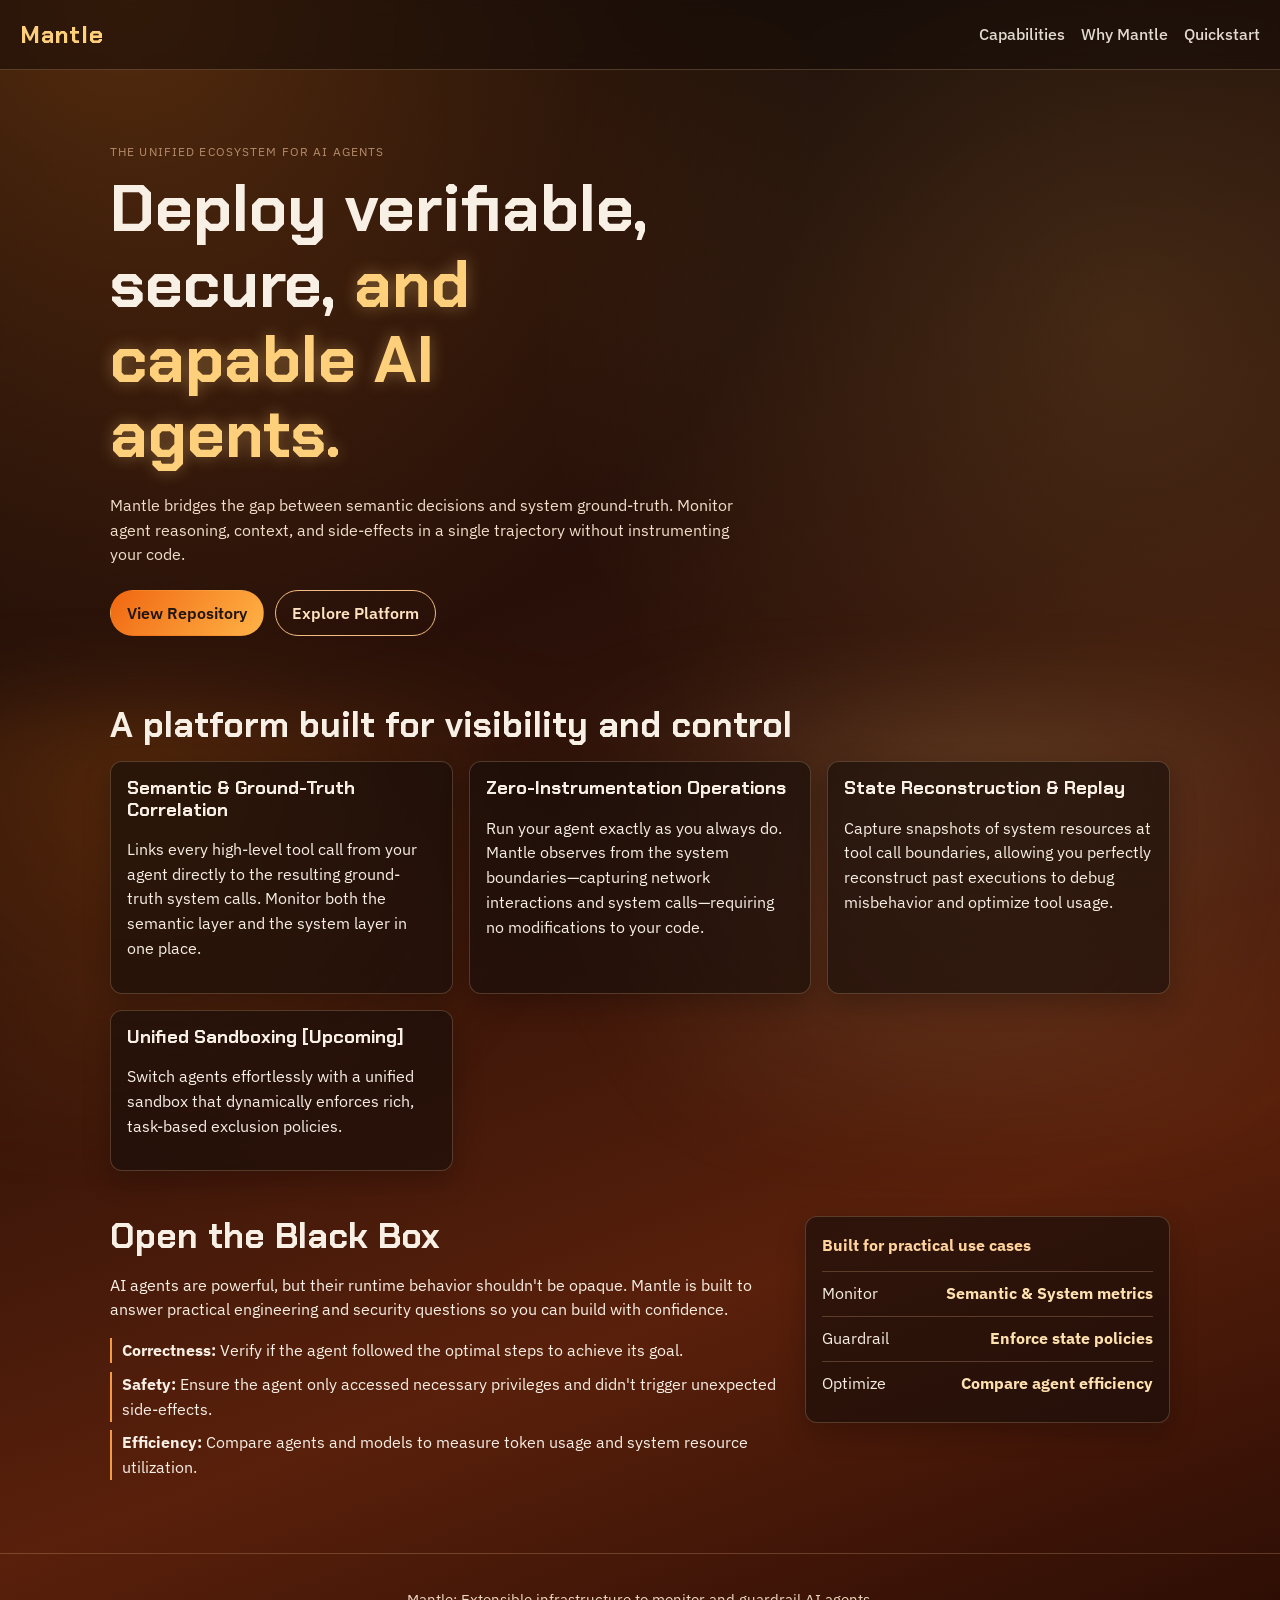
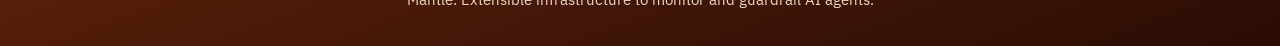
<file: docs/index.html>
<!doctype html>
<html lang="en">
  <head>
    <meta charset="UTF-8" />
    <meta name="viewport" content="width=device-width, initial-scale=1.0" />
    <meta
      name="description"
      content="Mantle provides a non-invasive ecosystem for deploying verifiable, secure, and capable AI agents without instrumentation."
    />
    <title>Mantle | The AI Agent Ecosystem</title>
    <link rel="preconnect" href="https://fonts.googleapis.com" />
    <link rel="preconnect" href="https://fonts.gstatic.com" crossorigin />
    <link
      href="https://fonts.googleapis.com/css2?family=Chakra+Petch:wght@500;700&family=IBM+Plex+Sans:wght@400;500;700&display=swap"
      rel="stylesheet"
    />
    <link rel="stylesheet" href="styles.css" />
  </head>
  <body>
    <div class="terrain-glow" aria-hidden="true"></div>
    <header class="topbar">
      <a class="brand" href="#">Mantle</a>
      <nav>
        <a href="#capabilities">Capabilities</a>
        <a href="#why-mantle">Why Mantle</a>
        <a href="https://github.com/RHarshith/mantle" target="_blank" rel="noreferrer">Quickstart</a>
      </nav>
    </header>

    <main>
      <section class="hero reveal">
        <p class="eyebrow">The unified ecosystem for AI agents</p>
        <h1>
          Deploy verifiable, secure,
          <span>and capable AI agents.</span>
        </h1>
        <p class="lead">
          Mantle bridges the gap between semantic decisions and system ground-truth.
          Monitor agent reasoning, context, and side-effects in a single trajectory without
          instrumenting your code.
        </p>
        <div class="cta-row">
          <a class="btn primary" href="https://github.com/RHarshith/mantle" target="_blank" rel="noreferrer">View Repository</a>
          <a class="btn ghost" href="#capabilities">Explore Platform</a>
        </div>
      </section>

      <section id="capabilities" class="section reveal">
        <h2>A platform built for visibility and control</h2>
        <div class="layers-grid">
          <article class="card">
            <h3>Semantic & Ground-Truth Correlation</h3>
            <p>
              Links every high-level tool call from your agent directly to the resulting ground-truth system calls. Monitor both the semantic layer and the system layer in one place.
            </p>
          </article>
          <article class="card">
            <h3>Zero-Instrumentation Operations</h3>
            <p>
              Run your agent exactly as you always do. Mantle observes from the system boundaries—capturing network interactions and system calls—requiring no modifications to your code.
            </p>
          </article>
          <article class="card">
            <h3>State Reconstruction & Replay</h3>
            <p>
              Capture snapshots of system resources at tool call boundaries, allowing you perfectly reconstruct past executions to debug misbehavior and optimize tool usage.
            </p>
          </article>
          <article class="card">
            <h3>Unified Sandboxing [Upcoming]</h3>
            <p>
              Switch agents effortlessly with a unified sandbox that dynamically enforces rich, task-based exclusion policies.
            </p>
          </article>
        </div>
      </section>

      <section id="why-mantle" class="section reveal split">
        <div>
          <h2>Open the Black Box</h2>
          <p>
            AI agents are powerful, but their runtime behavior shouldn't be opaque. Mantle is built
            to answer practical engineering and security questions so you can build with confidence.
          </p>
          <ul class="checks">
            <li><strong>Correctness:</strong> Verify if the agent followed the optimal steps to achieve its goal.</li>
            <li><strong>Safety:</strong> Ensure the agent only accessed necessary privileges and didn't trigger unexpected side-effects.</li>
            <li><strong>Efficiency:</strong> Compare agents and models to measure token usage and system resource utilization.</li>
          </ul>
        </div>
        <aside class="status-panel">
          <p class="status-title">Built for practical use cases</p>
          <div class="status-line"><span>Monitor</span><strong>Semantic & System metrics</strong></div>
          <div class="status-line"><span>Guardrail</span><strong>Enforce state policies</strong></div>
          <div class="status-line"><span>Optimize</span><strong>Compare agent efficiency</strong></div>
        </aside>
      </section>

    </main>

    <footer>
      <p>Mantle: Extensible infrastructure to monitor and guardrail AI agents.</p>
    </footer>

    <script src="app.js"></script>
  </body>
</html>
</file>
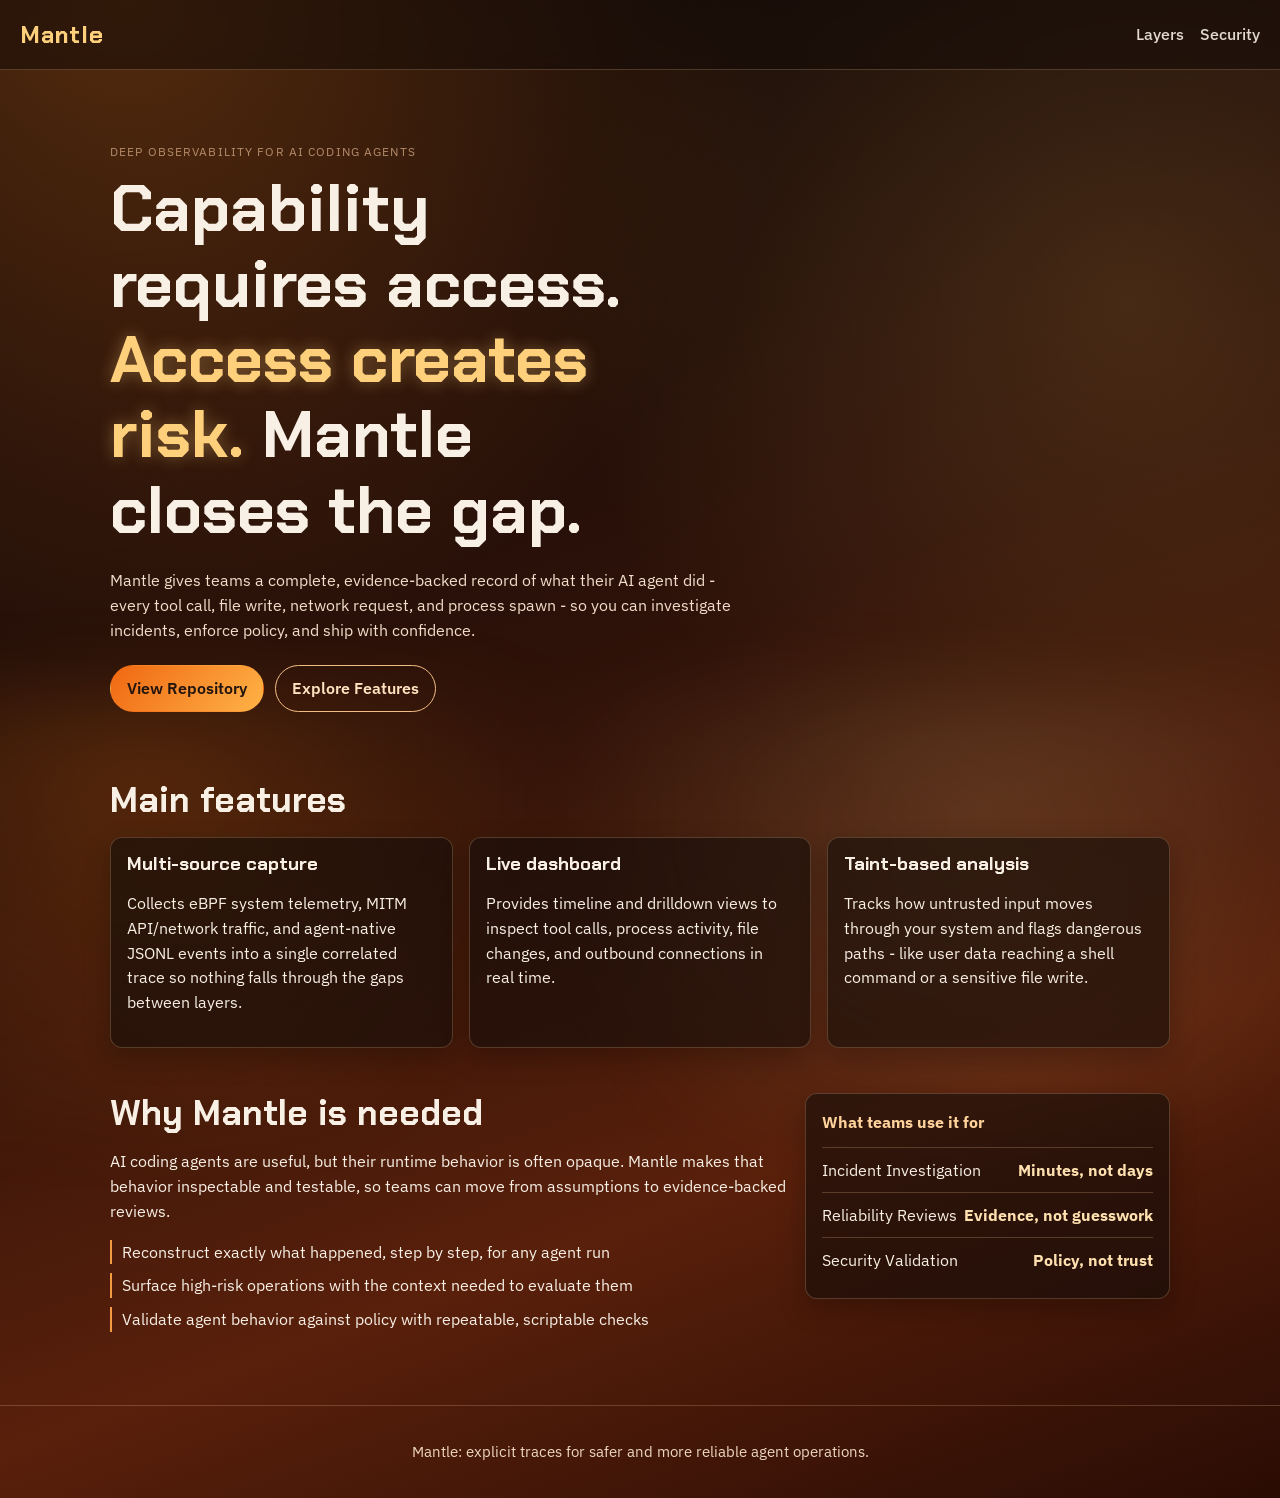
<file: site/index.html>
<!doctype html>
<html lang="en">
  <head>
    <meta charset="UTF-8" />
    <meta name="viewport" content="width=device-width, initial-scale=1.0" />
    <meta
      name="description"
      content="Mantle is a deep observability and safety analysis layer for AI coding agents."
    />
    <title>Mantle | Deep Observability</title>
    <link rel="preconnect" href="https://fonts.googleapis.com" />
    <link rel="preconnect" href="https://fonts.gstatic.com" crossorigin />
    <link
      href="https://fonts.googleapis.com/css2?family=Chakra+Petch:wght@500;700&family=IBM+Plex+Sans:wght@400;500;700&display=swap"
      rel="stylesheet"
    />
    <link rel="stylesheet" href="styles.css" />
  </head>
  <body>
    <div class="terrain-glow" aria-hidden="true"></div>
    <header class="topbar">
      <a class="brand" href="#">Mantle</a>
      <nav>
        <a href="#layers">Layers</a>
        <a href="#security">Security</a>
      </nav>
    </header>

    <main>
      <section class="hero reveal">
        <p class="eyebrow">Deep observability for AI coding agents</p>
        <h1>
          Capability requires access.
          <span>Access creates risk.</span>
          Mantle closes the gap.
        </h1>
        <p class="lead">
          Mantle gives teams a complete, evidence-backed record of what their AI agent did -
          every tool call, file write, network request, and process spawn - so you can
          investigate incidents, enforce policy, and ship with confidence.
        </p>
        <div class="cta-row">
          <a class="btn primary" href="https://github.com/RHarshith/mantle" target="_blank" rel="noreferrer">View Repository</a>
          <a class="btn ghost" href="#layers">Explore Features</a>
        </div>
      </section>

      <section id="layers" class="section reveal">
        <h2>Main features</h2>
        <div class="layers-grid">
          <article class="card">
            <h3>Multi-source capture</h3>
            <p>
              Collects eBPF system telemetry, MITM API/network traffic, and agent-native JSONL
              events into a single correlated trace so nothing falls through the gaps between
              layers.
            </p>
          </article>
          <article class="card">
            <h3>Live dashboard</h3>
            <p>
              Provides timeline and drilldown views to inspect tool calls, process activity,
              file changes, and outbound connections in real time.
            </p>
          </article>
          <article class="card">
            <h3>Taint-based analysis</h3>
            <p>
              Tracks how untrusted input moves through your system and flags dangerous paths -
              like user data reaching a shell command or a sensitive file write.
            </p>
          </article>
        </div>
      </section>

      <section id="security" class="section reveal split">
        <div>
          <h2>Why Mantle is needed</h2>
          <p>
            AI coding agents are useful, but their runtime behavior is often opaque. Mantle makes
            that behavior inspectable and testable, so teams can move from assumptions to
            evidence-backed reviews.
          </p>
          <ul class="checks">
            <li>Reconstruct exactly what happened, step by step, for any agent run</li>
            <li>Surface high-risk operations with the context needed to evaluate them</li>
            <li>Validate agent behavior against policy with repeatable, scriptable checks</li>
          </ul>
        </div>
        <aside class="status-panel">
          <p class="status-title">What teams use it for</p>
          <div class="status-line"><span>Incident Investigation</span><strong>Minutes, not days</strong></div>
          <div class="status-line"><span>Reliability Reviews</span><strong>Evidence, not guesswork</strong></div>
          <div class="status-line"><span>Security Validation</span><strong>Policy, not trust</strong></div>
        </aside>
      </section>

    </main>

    <footer>
      <p>Mantle: explicit traces for safer and more reliable agent operations.</p>
    </footer>

    <script src="app.js"></script>
  </body>
</html>
</file>
<file: docs/styles.css>
:root {
  --magma-1: #2b0d03;
  --magma-2: #5e1b0a;
  --magma-3: #a4340e;
  --magma-4: #f06711;
  --ash: #f8efe5;
  --stone: #1d1612;
  --clay: #b58b6a;
  --card-bg: rgba(21, 14, 11, 0.62);
  --line: rgba(255, 207, 157, 0.22);
  --highlight: #ffd07c;
}

* {
  box-sizing: border-box;
}

html,
body {
  margin: 0;
  padding: 0;
}

body {
  min-height: 100vh;
  font-family: "IBM Plex Sans", "Trebuchet MS", sans-serif;
  color: var(--ash);
  background:
    radial-gradient(circle at 10% 0%, rgba(255, 124, 27, 0.28), transparent 35%),
    radial-gradient(circle at 88% 20%, rgba(255, 194, 93, 0.14), transparent 34%),
    linear-gradient(160deg, #130b08 8%, #2e1209 45%, #59200b 74%, #2a0c04 100%);
  line-height: 1.55;
  overflow-x: hidden;
}

.terrain-glow {
  position: fixed;
  inset: auto -15% -25% -15%;
  height: 48vh;
  pointer-events: none;
  background:
    radial-gradient(circle at 20% 20%, rgba(255, 130, 19, 0.2), transparent 30%),
    radial-gradient(circle at 70% 30%, rgba(255, 220, 143, 0.15), transparent 35%);
  filter: blur(42px);
  z-index: 0;
}

.topbar,
main,
footer {
  position: relative;
  z-index: 2;
}

.topbar {
  display: flex;
  justify-content: space-between;
  align-items: center;
  padding: 1rem 1.25rem;
  border-bottom: 1px solid var(--line);
  backdrop-filter: blur(8px);
  position: sticky;
  top: 0;
  background: rgba(20, 11, 9, 0.55);
}

.brand {
  text-decoration: none;
  color: var(--highlight);
  font-family: "Chakra Petch", "Tahoma", sans-serif;
  font-size: 1.5rem;
  letter-spacing: 0.04em;
  font-weight: 700;
}

nav {
  display: flex;
  gap: 1rem;
}

nav a {
  color: var(--ash);
  text-decoration: none;
  font-weight: 500;
  opacity: 0.9;
}

nav a:hover {
  color: #fff7d8;
}

main {
  width: min(1060px, 92vw);
  margin: 0 auto;
  padding: 2rem 0 4rem;
}

.hero {
  padding: 2.5rem 0 1.5rem;
}

.eyebrow {
  text-transform: uppercase;
  letter-spacing: 0.09em;
  font-size: 0.78rem;
  color: var(--clay);
  margin: 0 0 0.6rem;
}

h1,
h2,
h3 {
  font-family: "Chakra Petch", "Segoe UI", sans-serif;
  line-height: 1.15;
  margin: 0;
}

h1 {
  font-size: clamp(2rem, 5.2vw, 4.1rem);
  max-width: 13ch;
}

h1 span {
  color: var(--highlight);
  text-shadow: 0 0 16px rgba(255, 210, 124, 0.36);
}

.lead {
  max-width: 64ch;
  margin: 1.25rem 0 0;
  color: #f2deca;
}

.cta-row {
  margin-top: 1.4rem;
  display: flex;
  flex-wrap: wrap;
  gap: 0.7rem;
}

.btn {
  display: inline-block;
  text-decoration: none;
  padding: 0.62rem 1rem;
  border-radius: 999px;
  border: 1px solid transparent;
  font-weight: 600;
}

.btn.primary {
  background: linear-gradient(130deg, #f06711, #ffb347);
  color: #22140e;
}

.btn.ghost {
  border-color: #f2bd84;
  color: #ffe2bf;
}

.section {
  margin-top: 2.8rem;
}

.section h2 {
  font-size: clamp(1.42rem, 3.2vw, 2.2rem);
  margin-bottom: 1rem;
}

.layers-grid {
  display: grid;
  grid-template-columns: repeat(3, minmax(0, 1fr));
  gap: 1rem;
}

.card,
.status-panel {
  border: 1px solid var(--line);
  background: var(--card-bg);
  border-radius: 12px;
  padding: 1rem;
  box-shadow: 0 10px 28px rgba(6, 3, 2, 0.24);
}

.card h3 {
  font-size: 1.15rem;
  margin-bottom: 0.5rem;
}

.split {
  display: grid;
  grid-template-columns: 1.3fr 0.7fr;
  gap: 1rem;
  align-items: start;
}

.checks {
  list-style: none;
  padding: 0;
  margin: 1rem 0 0;
}

.checks li {
  border-left: 2px solid #f49a43;
  padding-left: 0.65rem;
  margin: 0.56rem 0;
}

.status-title {
  margin: 0 0 0.8rem;
  color: #ffd39b;
  font-weight: 700;
}

.status-line {
  display: flex;
  justify-content: space-between;
  border-top: 1px solid var(--line);
  padding: 0.6rem 0;
}

.status-line strong {
  color: #ffe1af;
}

.deploy ol {
  padding-left: 1.15rem;
}

.local-tip {
  margin-top: 1rem;
  padding: 0.8rem;
  border-left: 3px solid #f4a24e;
  background: rgba(255, 255, 255, 0.03);
}

footer {
  border-top: 1px solid var(--line);
  padding: 1.2rem;
  text-align: center;
  color: #edd7c1;
  font-size: 0.95rem;
}

.reveal {
  opacity: 0;
  transform: translateY(20px);
  transition: opacity 700ms ease, transform 700ms ease;
}

.reveal.visible {
  opacity: 1;
  transform: translateY(0);
}

@media (max-width: 900px) {
  .layers-grid {
    grid-template-columns: 1fr;
  }

  .split {
    grid-template-columns: 1fr;
  }
}

@media (max-width: 640px) {
  .topbar {
    flex-direction: column;
    align-items: flex-start;
    gap: 0.55rem;
  }

  nav {
    gap: 0.7rem;
    flex-wrap: wrap;
  }

  main {
    width: min(1100px, 90vw);
  }
}
</file>
<file: site/styles.css>
:root {
  --magma-1: #2b0d03;
  --magma-2: #5e1b0a;
  --magma-3: #a4340e;
  --magma-4: #f06711;
  --ash: #f8efe5;
  --stone: #1d1612;
  --clay: #b58b6a;
  --card-bg: rgba(21, 14, 11, 0.62);
  --line: rgba(255, 207, 157, 0.22);
  --highlight: #ffd07c;
}

* {
  box-sizing: border-box;
}

html,
body {
  margin: 0;
  padding: 0;
}

body {
  min-height: 100vh;
  font-family: "IBM Plex Sans", "Trebuchet MS", sans-serif;
  color: var(--ash);
  background:
    radial-gradient(circle at 10% 0%, rgba(255, 124, 27, 0.28), transparent 35%),
    radial-gradient(circle at 88% 20%, rgba(255, 194, 93, 0.14), transparent 34%),
    linear-gradient(160deg, #130b08 8%, #2e1209 45%, #59200b 74%, #2a0c04 100%);
  line-height: 1.55;
  overflow-x: hidden;
}

.terrain-glow {
  position: fixed;
  inset: auto -15% -25% -15%;
  height: 48vh;
  pointer-events: none;
  background:
    radial-gradient(circle at 20% 20%, rgba(255, 130, 19, 0.2), transparent 30%),
    radial-gradient(circle at 70% 30%, rgba(255, 220, 143, 0.15), transparent 35%);
  filter: blur(42px);
  z-index: 0;
}

.topbar,
main,
footer {
  position: relative;
  z-index: 2;
}

.topbar {
  display: flex;
  justify-content: space-between;
  align-items: center;
  padding: 1rem 1.25rem;
  border-bottom: 1px solid var(--line);
  backdrop-filter: blur(8px);
  position: sticky;
  top: 0;
  background: rgba(20, 11, 9, 0.55);
}

.brand {
  text-decoration: none;
  color: var(--highlight);
  font-family: "Chakra Petch", "Tahoma", sans-serif;
  font-size: 1.5rem;
  letter-spacing: 0.04em;
  font-weight: 700;
}

nav {
  display: flex;
  gap: 1rem;
}

nav a {
  color: var(--ash);
  text-decoration: none;
  font-weight: 500;
  opacity: 0.9;
}

nav a:hover {
  color: #fff7d8;
}

main {
  width: min(1060px, 92vw);
  margin: 0 auto;
  padding: 2rem 0 4rem;
}

.hero {
  padding: 2.5rem 0 1.5rem;
}

.eyebrow {
  text-transform: uppercase;
  letter-spacing: 0.09em;
  font-size: 0.78rem;
  color: var(--clay);
  margin: 0 0 0.6rem;
}

h1,
h2,
h3 {
  font-family: "Chakra Petch", "Segoe UI", sans-serif;
  line-height: 1.15;
  margin: 0;
}

h1 {
  font-size: clamp(2rem, 5.2vw, 4.1rem);
  max-width: 13ch;
}

h1 span {
  color: var(--highlight);
  text-shadow: 0 0 16px rgba(255, 210, 124, 0.36);
}

.lead {
  max-width: 64ch;
  margin: 1.25rem 0 0;
  color: #f2deca;
}

.cta-row {
  margin-top: 1.4rem;
  display: flex;
  flex-wrap: wrap;
  gap: 0.7rem;
}

.btn {
  display: inline-block;
  text-decoration: none;
  padding: 0.62rem 1rem;
  border-radius: 999px;
  border: 1px solid transparent;
  font-weight: 600;
}

.btn.primary {
  background: linear-gradient(130deg, #f06711, #ffb347);
  color: #22140e;
}

.btn.ghost {
  border-color: #f2bd84;
  color: #ffe2bf;
}

.section {
  margin-top: 2.8rem;
}

.section h2 {
  font-size: clamp(1.42rem, 3.2vw, 2.2rem);
  margin-bottom: 1rem;
}

.layers-grid {
  display: grid;
  grid-template-columns: repeat(3, minmax(0, 1fr));
  gap: 1rem;
}

.card,
.status-panel {
  border: 1px solid var(--line);
  background: var(--card-bg);
  border-radius: 12px;
  padding: 1rem;
  box-shadow: 0 10px 28px rgba(6, 3, 2, 0.24);
}

.card h3 {
  font-size: 1.15rem;
  margin-bottom: 0.5rem;
}

.split {
  display: grid;
  grid-template-columns: 1.3fr 0.7fr;
  gap: 1rem;
  align-items: start;
}

.checks {
  list-style: none;
  padding: 0;
  margin: 1rem 0 0;
}

.checks li {
  border-left: 2px solid #f49a43;
  padding-left: 0.65rem;
  margin: 0.56rem 0;
}

.status-title {
  margin: 0 0 0.8rem;
  color: #ffd39b;
  font-weight: 700;
}

.status-line {
  display: flex;
  justify-content: space-between;
  border-top: 1px solid var(--line);
  padding: 0.6rem 0;
}

.status-line strong {
  color: #ffe1af;
}

.deploy ol {
  padding-left: 1.15rem;
}

.local-tip {
  margin-top: 1rem;
  padding: 0.8rem;
  border-left: 3px solid #f4a24e;
  background: rgba(255, 255, 255, 0.03);
}

footer {
  border-top: 1px solid var(--line);
  padding: 1.2rem;
  text-align: center;
  color: #edd7c1;
  font-size: 0.95rem;
}

.reveal {
  opacity: 0;
  transform: translateY(20px);
  transition: opacity 700ms ease, transform 700ms ease;
}

.reveal.visible {
  opacity: 1;
  transform: translateY(0);
}

@media (max-width: 900px) {
  .layers-grid {
    grid-template-columns: 1fr;
  }

  .split {
    grid-template-columns: 1fr;
  }
}

@media (max-width: 640px) {
  .topbar {
    flex-direction: column;
    align-items: flex-start;
    gap: 0.55rem;
  }

  nav {
    gap: 0.7rem;
    flex-wrap: wrap;
  }

  main {
    width: min(1100px, 90vw);
  }
}
</file>
